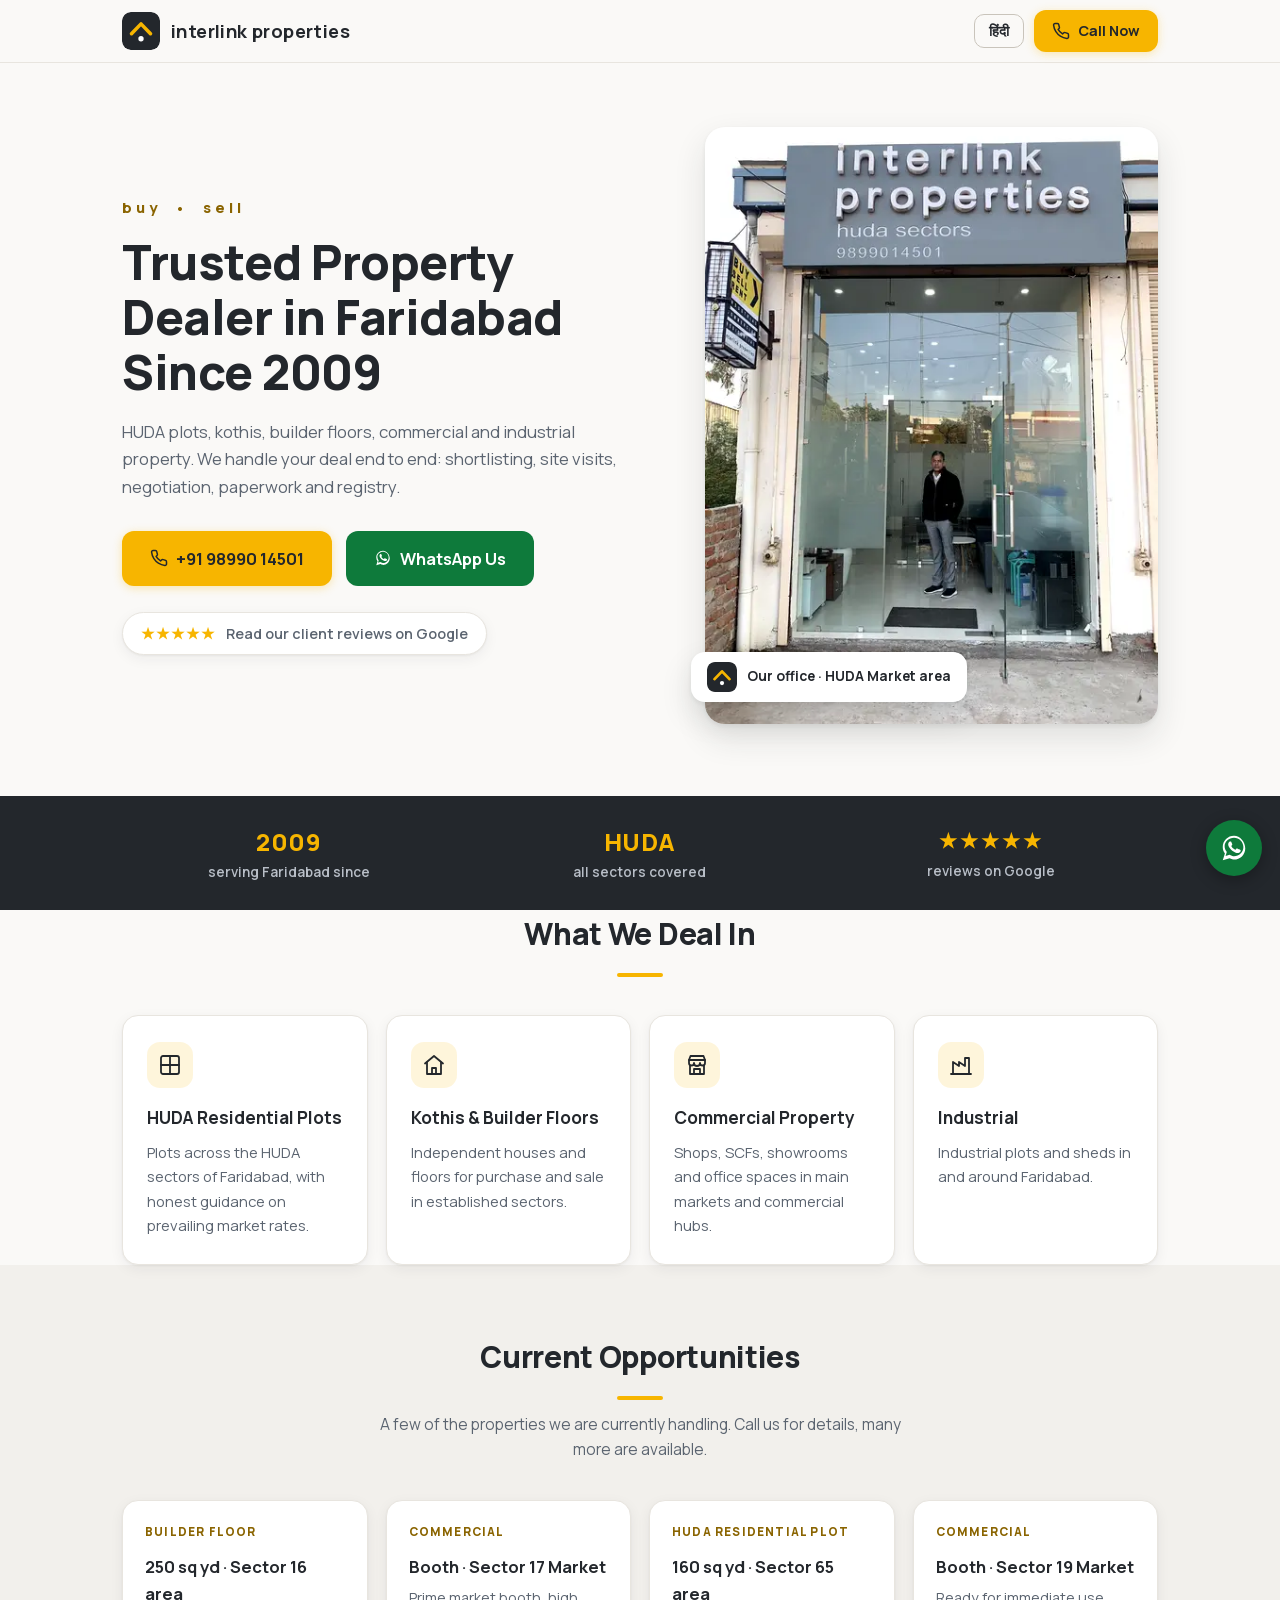
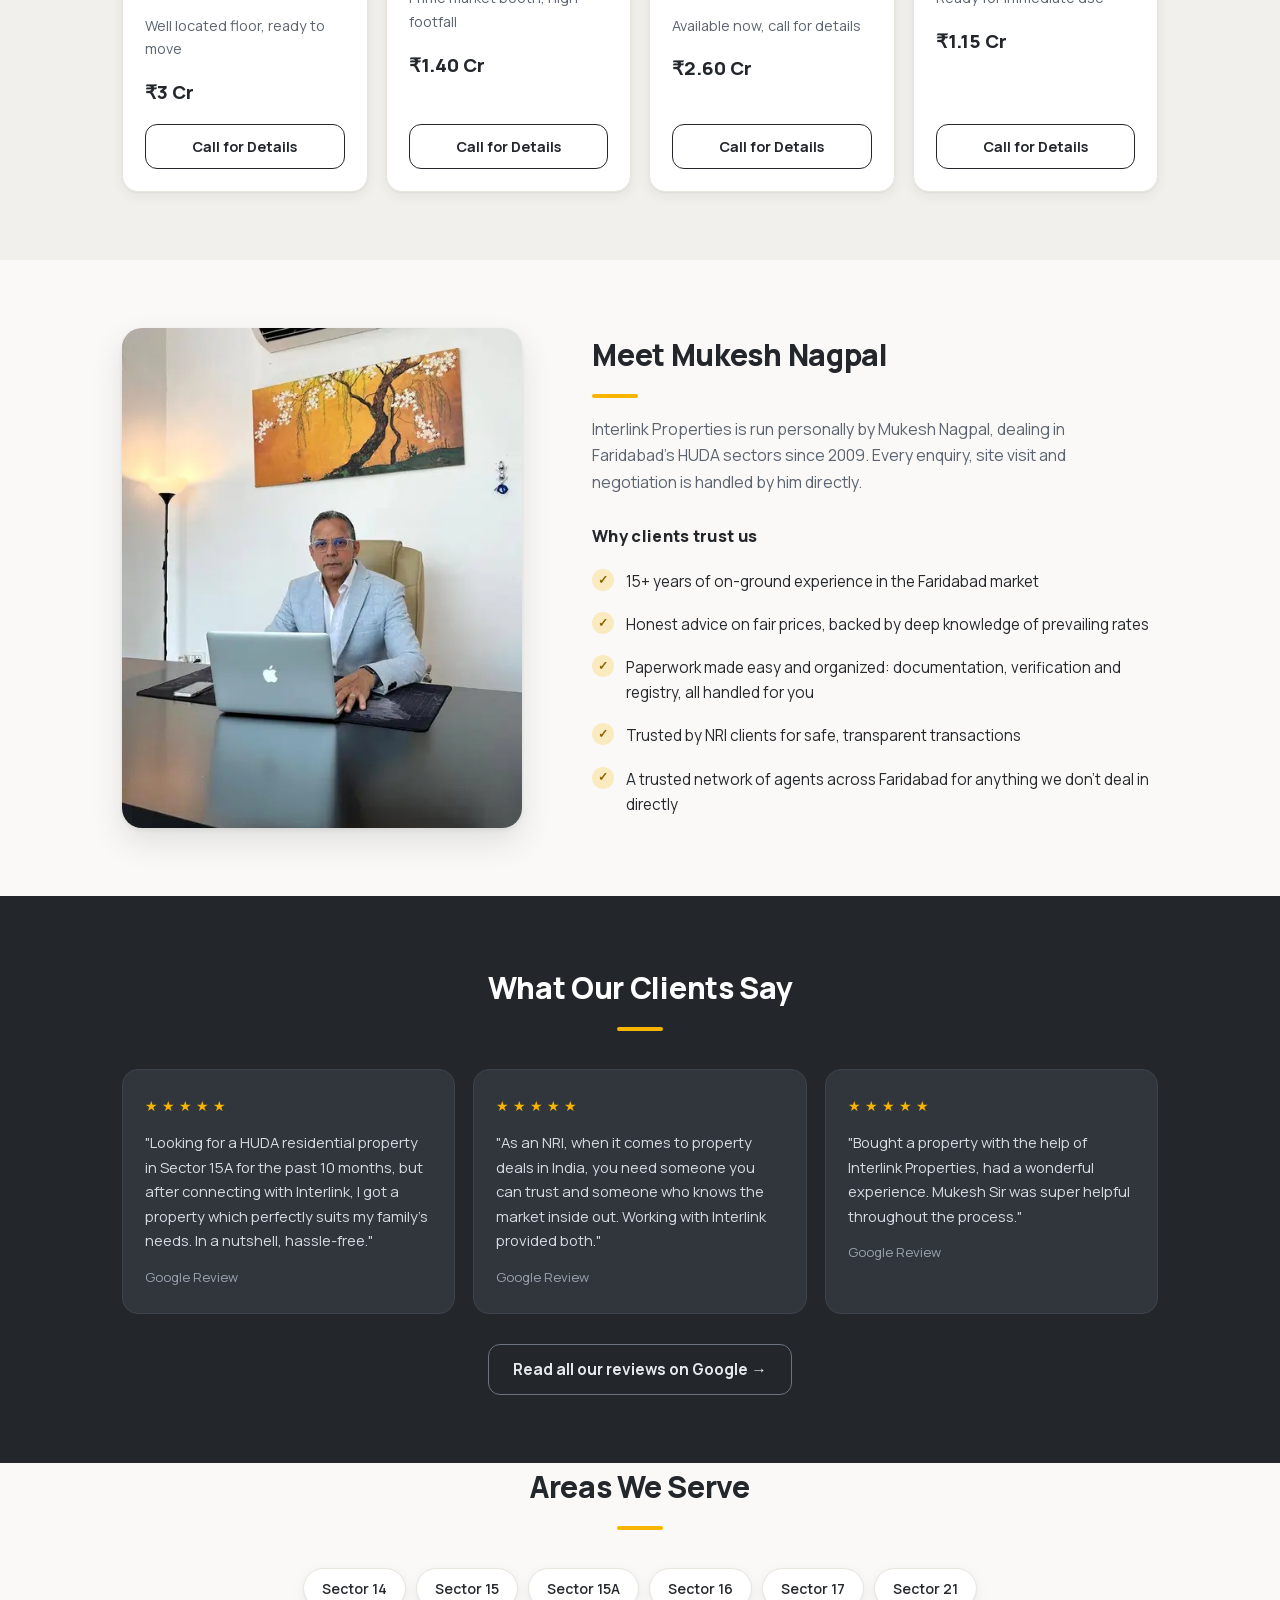
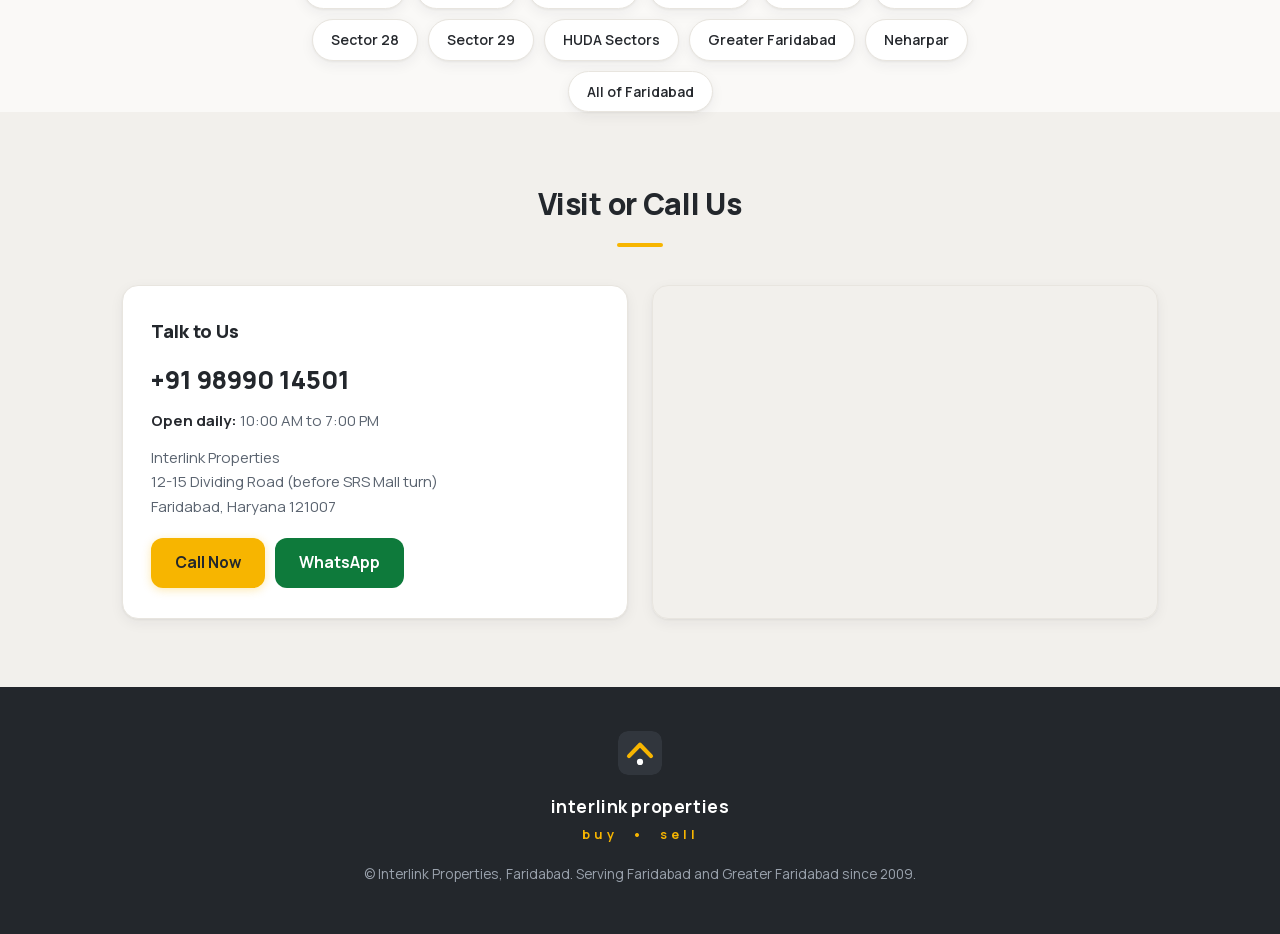
<file: website/index.html>
<!DOCTYPE html>
<html lang="en">
<head>
<meta charset="UTF-8">
<meta name="viewport" content="width=device-width, initial-scale=1.0">
<title>Interlink Properties | Trusted Property Dealer in Faridabad Since 2009</title>
<meta name="description" content="Interlink Properties, 12-15 Dividing Road, Faridabad. HUDA plots, kothis, builder floors, commercial and industrial property. Buying, selling and renting since 2009. Call +91 98990 14501.">
<meta name="theme-color" content="#23272c">
<link rel="canonical" href="https://interlinkproperties.in/">
<!-- Google Tag Manager. Paste the container ID (GTM-XXXXXXX) below once created; no-op while empty. See tracking/SETUP.md. -->
<script>
(function(){var id='GTM-TGTC6VC5';if(!id)return;window.dataLayer=window.dataLayer||[];window.dataLayer.push({'gtm.start':new Date().getTime(),event:'gtm.js'});var f=document.getElementsByTagName('script')[0],j=document.createElement('script');j.async=true;j.src='https://www.googletagmanager.com/gtm.js?id='+id;f.parentNode.insertBefore(j,f);})();
</script>
<!-- End Google Tag Manager -->
<link rel="icon" type="image/png" sizes="64x64" href="assets/favicon-64.png">
<link rel="apple-touch-icon" href="assets/apple-touch-icon.png">
<meta property="og:type" content="website">
<meta property="og:site_name" content="Interlink Properties">
<meta property="og:locale" content="en_IN">
<meta property="og:title" content="Interlink Properties | Trusted Property Dealer in Faridabad Since 2009">
<meta property="og:description" content="HUDA plots, kothis, builder floors, commercial and industrial property in Faridabad. Buying, selling and renting since 2009.">
<meta property="og:url" content="https://interlinkproperties.in/">
<meta property="og:image" content="https://interlinkproperties.in/assets/og-image.jpg">
<meta property="og:image:width" content="1200">
<meta property="og:image:height" content="630">
<meta name="twitter:card" content="summary_large_image">
<link rel="preload" as="font" type="font/woff2" href="assets/fonts/manrope-latin.woff2" crossorigin>
<link rel="stylesheet" href="css/styles.css">
<script type="application/ld+json">
{
  "@context": "https://schema.org",
  "@type": "RealEstateAgent",
  "name": "Interlink Properties",
  "description": "Property dealer in Faridabad since 2009. HUDA plots, kothis, builder floors, commercial and industrial property.",
  "telephone": "+91-9899014501",
  "url": "https://interlinkproperties.in",
  "logo": "https://interlinkproperties.in/assets/apple-touch-icon.png",
  "image": "https://interlinkproperties.in/assets/og-image.jpg",
  "founder": { "@type": "Person", "name": "Mukesh Nagpal", "jobTitle": "Real Estate Agent" },
  "address": {
    "@type": "PostalAddress",
    "streetAddress": "12-15 Dividing Road, Sector 12",
    "addressLocality": "Faridabad",
    "addressRegion": "Haryana",
    "postalCode": "121007",
    "addressCountry": "IN"
  },
  "geo": { "@type": "GeoCoordinates", "latitude": 28.3880749, "longitude": 77.3139845 },
  "openingHours": "Mo-Su 10:00-19:00",
  "areaServed": "Faridabad",
  "foundingDate": "2009",
  "sameAs": [
    "https://www.facebook.com/InterlinkProp/",
    "https://www.google.com/maps/place/Interlink+Properties/@28.3880796,77.3114096,17z/data=!3m1!4b1!4m6!3m5!1s0x390cdc7d4375aaab:0xf8044a146d7694da!8m2!3d28.3880749!4d77.3139845!16s%2Fg%2F11l663hy3c"
  ]
}
</script>
</head>
<body>

<header class="site">
  <div class="wrap">
    <a class="brand" href="#" aria-label="Interlink Properties home">
      <svg class="mark" viewBox="0 0 64 64" width="38" height="38" aria-hidden="true"><rect width="64" height="64" rx="14" fill="#23272c"/><path d="M16 36.5 32 20l16 16.5" stroke="#f7b500" stroke-width="6" fill="none" stroke-linecap="round" stroke-linejoin="round"/><circle cx="32" cy="45" r="4.5" fill="#fff"/></svg>
      <span class="name">interlink properties</span>
    </a>
    <div class="head-actions">
      <button class="lang-toggle" id="langToggle" aria-label="हिंदी में देखें">हिंदी</button>
      <a class="btn btn-yellow" href="tel:+919899014501" aria-label="Call Now: +91 98990 14501"><svg viewBox="0 0 24 24" fill="none" stroke="currentColor" stroke-width="2" stroke-linecap="round" stroke-linejoin="round" aria-hidden="true"><path d="M22 16.92v3a2 2 0 0 1-2.18 2 19.79 19.79 0 0 1-8.63-3.07 19.5 19.5 0 0 1-6-6 19.79 19.79 0 0 1-3.07-8.67A2 2 0 0 1 4.11 2h3a2 2 0 0 1 2 1.72c.13.96.36 1.9.7 2.81a2 2 0 0 1-.45 2.11L8.09 9.91a16 16 0 0 0 6 6l1.27-1.27a2 2 0 0 1 2.11-.45c.91.34 1.85.57 2.81.7A2 2 0 0 1 22 16.92z"/></svg><span data-i18n="callNow">Call Now</span></a>
    </div>
  </div>
</header>

<main>
<section class="hero">
  <div class="wrap hero-grid">
    <div class="hero-copy">
      <p class="eyebrow" data-i18n="tagline">buy&ensp;|&ensp;sell</p>
      <h1 data-i18n="heroTitle">Trusted Property Dealer in Faridabad Since 2009</h1>
      <p class="sub" data-i18n="heroSub">HUDA plots, kothis, builder floors, commercial and industrial property. We handle your deal end to end: shortlisting, site visits, negotiation, paperwork and registry.</p>
      <div class="cta-row">
        <a class="btn btn-yellow btn-lg" href="tel:+919899014501"><svg viewBox="0 0 24 24" fill="none" stroke="currentColor" stroke-width="2" stroke-linecap="round" stroke-linejoin="round" aria-hidden="true"><path d="M22 16.92v3a2 2 0 0 1-2.18 2 19.79 19.79 0 0 1-8.63-3.07 19.5 19.5 0 0 1-6-6 19.79 19.79 0 0 1-3.07-8.67A2 2 0 0 1 4.11 2h3a2 2 0 0 1 2 1.72c.13.96.36 1.9.7 2.81a2 2 0 0 1-.45 2.11L8.09 9.91a16 16 0 0 0 6 6l1.27-1.27a2 2 0 0 1 2.11-.45c.91.34 1.85.57 2.81.7A2 2 0 0 1 22 16.92z"/></svg><span>+91 98990 14501</span></a>
        <a class="btn btn-wa btn-lg" href="https://wa.me/919899014501?text=Hi%2C%20I%20am%20interested%20in%20a%20property%20in%20Faridabad."><svg viewBox="0 0 32 32" fill="currentColor" aria-hidden="true"><path d="M16 3C9.4 3 4 8.3 4 14.9c0 2.6.8 5 2.3 7L4 29l7.3-2.2c1.9 1 3.9 1.5 4.7 1.5 6.6 0 12-5.3 12-11.9S22.6 3 16 3zm0 21.8c-.7 0-2.5-.4-4.2-1.4l-.5-.3-4.3 1.3 1.3-4.1-.3-.5c-1.3-1.7-2-3.8-2-5.9C6 9.4 10.5 5 16 5s10 4.4 10 9.9-4.5 9.9-10 9.9zm5.5-7.4c-.3-.2-1.8-.9-2-1-.3-.1-.5-.2-.7.2-.2.3-.8 1-.9 1.1-.2.2-.3.2-.6.1-.3-.2-1.3-.5-2.4-1.5-.9-.8-1.5-1.8-1.7-2.1-.2-.3 0-.5.1-.6l.5-.6c.2-.2.2-.3.3-.5.1-.2 0-.4 0-.6-.1-.2-.7-1.7-1-2.3-.2-.6-.5-.5-.7-.5h-.6c-.2 0-.6.1-.9.4-.3.3-1.1 1.1-1.1 2.7s1.2 3.1 1.3 3.3c.2.2 2.3 3.6 5.7 5 .8.3 1.4.6 1.9.7.8.3 1.5.2 2.1.1.6-.1 1.8-.8 2.1-1.5.3-.7.3-1.3.2-1.5-.1-.1-.3-.2-.6-.4z"/></svg><span data-i18n="waBtn">WhatsApp Us</span></a>
      </div>
      <a class="rating-chip" href="https://www.google.com/maps/place/Interlink+Properties/@28.3880796,77.3114096,17z/data=!3m1!4b1!4m6!3m5!1s0x390cdc7d4375aaab:0xf8044a146d7694da!8m2!3d28.3880749!4d77.3139845!16s%2Fg%2F11l663hy3c">
        <span class="stars" aria-hidden="true">★★★★★</span>
        <span data-i18n="revChip">Read our client reviews on Google</span>
      </a>
    </div>
    <div class="hero-photo">
      <picture>
        <source type="image/webp" srcset="assets/img/shopfront-480.webp 480w, assets/img/shopfront-800.webp 800w, assets/img/shopfront-1200.webp 1200w" sizes="(max-width: 860px) 92vw, 460px">
        <img src="assets/img/shopfront-800.jpg" srcset="assets/img/shopfront-480.jpg 480w, assets/img/shopfront-800.jpg 800w, assets/img/shopfront-1200.jpg 1200w" sizes="(max-width: 860px) 92vw, 460px" width="800" height="1056" fetchpriority="high" alt="Interlink Properties office on 12-15 Dividing Road, Faridabad">
      </picture>
      <div class="hero-badge">
        <svg viewBox="0 0 64 64" width="30" height="30" aria-hidden="true"><rect width="64" height="64" rx="14" fill="#23272c"/><path d="M16 36.5 32 20l16 16.5" stroke="#f7b500" stroke-width="6" fill="none" stroke-linecap="round" stroke-linejoin="round"/><circle cx="32" cy="45" r="4.5" fill="#fff"/></svg>
        <span data-i18n="heroBadge">Our office · HUDA Market area</span>
      </div>
    </div>
  </div>
</section>

<section class="stats" aria-label="Highlights">
  <div class="wrap stats-grid">
    <div class="stat"><div class="v">2009</div><div class="l" data-i18n="statSince">serving Faridabad since</div></div>
    <div class="stat"><div class="v">HUDA</div><div class="l" data-i18n="statSectors">all sectors covered</div></div>
    <div class="stat"><div class="v stars">★★★★★</div><div class="l" data-i18n="statRev">reviews on Google</div></div>
  </div>
</section>

<section class="wrap" id="services">
  <div class="sec-head">
    <h2 data-i18n="svcTitle">What We Deal In</h2>
    <div class="rule"></div>
  </div>
  <div class="grid">
    <div class="card">
      <div class="ico"><svg viewBox="0 0 24 24" fill="none" stroke-width="1.8" stroke-linecap="round" stroke-linejoin="round" aria-hidden="true"><rect x="3" y="3" width="18" height="18" rx="2"/><path d="M3 12h18M12 3v18"/></svg></div>
      <h3 data-i18n="svc1">HUDA Residential Plots</h3><p data-i18n="svc1p">Plots across the HUDA sectors of Faridabad, with honest guidance on prevailing market rates.</p>
    </div>
    <div class="card">
      <div class="ico"><svg viewBox="0 0 24 24" fill="none" stroke-width="1.8" stroke-linecap="round" stroke-linejoin="round" aria-hidden="true"><path d="M3 10.5 12 3l9 7.5"/><path d="M5 9.5V21h14V9.5"/><path d="M10 21v-6h4v6"/></svg></div>
      <h3 data-i18n="svc2">Kothis &amp; Builder Floors</h3><p data-i18n="svc2p">Independent houses and floors for purchase and sale in established sectors.</p>
    </div>
    <div class="card">
      <div class="ico"><svg viewBox="0 0 24 24" fill="none" stroke-width="1.8" stroke-linecap="round" stroke-linejoin="round" aria-hidden="true"><path d="M4 7 5.5 3h13L20 7"/><path d="M4 7h16v3a2.5 2.5 0 0 1-5 0 2.5 2.5 0 0 1-6 0 2.5 2.5 0 0 1-5 0z"/><path d="M5 12.5V21h14v-8.5"/><path d="M9 21v-5h6v5"/></svg></div>
      <h3 data-i18n="svc3">Commercial Property</h3><p data-i18n="svc3p">Shops, SCFs, showrooms and office spaces in main markets and commercial hubs.</p>
    </div>
    <div class="card">
      <div class="ico"><svg viewBox="0 0 24 24" fill="none" stroke-width="1.8" stroke-linecap="round" stroke-linejoin="round" aria-hidden="true"><path d="M2 21h20"/><path d="M4 21V9l6 4V9l6 4V5h4v16"/></svg></div>
      <h3 data-i18n="svc4">Industrial</h3><p data-i18n="svc4p">Industrial plots and sheds in and around Faridabad.</p>
    </div>
  </div>
</section>

<section class="listings" id="listings">
  <div class="wrap">
    <div class="sec-head">
      <h2 data-i18n="listTitle">Current Opportunities</h2>
      <div class="rule"></div>
      <p class="sub" data-i18n="listSub">A few of the properties we are currently handling. Call us for details, many more are available.</p>
    </div>
    <div class="grid" id="listingGrid">
      <noscript><p class="muted-center">Call +91 98990 14501 for our current properties.</p></noscript>
    </div>
  </div>
</section>

<section class="about" id="about">
  <div class="wrap about-grid">
    <div class="about-photo">
      <picture>
        <source type="image/webp" srcset="assets/img/mukesh-480.webp 480w, assets/img/mukesh-800.webp 800w" sizes="(max-width: 860px) 92vw, 400px">
        <img src="assets/img/mukesh-800.jpg" srcset="assets/img/mukesh-480.jpg 480w, assets/img/mukesh-800.jpg 800w" sizes="(max-width: 860px) 92vw, 400px" width="800" height="1000" loading="lazy" alt="Mukesh Nagpal at his desk in the Interlink Properties office">
      </picture>
    </div>
    <div class="about-copy">
      <h2 data-i18n="aboutTitle">Meet Mukesh Nagpal</h2>
      <div class="rule"></div>
      <p data-i18n="aboutP">Interlink Properties is run personally by Mukesh Nagpal, dealing in Faridabad's HUDA sectors since 2009. Every enquiry, site visit and negotiation is handled by him directly.</p>
      <h3 class="why-title" data-i18n="whyTitle">Why clients trust us</h3>
      <ul class="why-list">
        <li data-i18n="why1">15+ years of on-ground experience in the Faridabad market</li>
        <li data-i18n="why2">Honest advice on fair prices, backed by deep knowledge of prevailing rates</li>
        <li data-i18n="why3">Paperwork made easy and organized: documentation, verification and registry, all handled for you</li>
        <li data-i18n="why4">Trusted by NRI clients for safe, transparent transactions</li>
        <li data-i18n="why5">A trusted network of agents across Faridabad for anything we don't deal in directly</li>
      </ul>
    </div>
  </div>
</section>

<section class="reviews" id="reviews">
  <div class="wrap">
    <div class="sec-head">
      <h2 data-i18n="revTitle">What Our Clients Say</h2>
      <div class="rule"></div>
    </div>
    <div class="review-grid">
      <div class="review">
        <div class="stars" aria-hidden="true">★★★★★</div>
        <p>"Looking for a HUDA residential property in Sector 15A for the past 10 months, but after connecting with Interlink, I got a property which perfectly suits my family's needs. In a nutshell, hassle-free."</p>
        <footer data-i18n="revSrc">Google Review</footer>
      </div>
      <div class="review">
        <div class="stars" aria-hidden="true">★★★★★</div>
        <p>"As an NRI, when it comes to property deals in India, you need someone you can trust and someone who knows the market inside out. Working with Interlink provided both."</p>
        <footer data-i18n="revSrc2">Google Review</footer>
      </div>
      <div class="review">
        <div class="stars" aria-hidden="true">★★★★★</div>
        <p>"Bought a property with the help of Interlink Properties, had a wonderful experience. Mukesh Sir was super helpful throughout the process."</p>
        <footer data-i18n="revSrc3">Google Review</footer>
      </div>
    </div>
    <div class="center">
      <a class="btn btn-line" href="https://www.google.com/maps/place/Interlink+Properties/@28.3880796,77.3114096,17z/data=!3m1!4b1!4m6!3m5!1s0x390cdc7d4375aaab:0xf8044a146d7694da!8m2!3d28.3880749!4d77.3139845!16s%2Fg%2F11l663hy3c" data-i18n="revAll">Read all our reviews on Google →</a>
    </div>
  </div>
</section>

<section class="wrap" id="areas">
  <div class="sec-head">
    <h2 data-i18n="areaTitle">Areas We Serve</h2>
    <div class="rule"></div>
  </div>
  <div class="area-chips">
    <span data-i18n="areaS14">Sector 14</span><span data-i18n="areaS15">Sector 15</span><span data-i18n="areaS15A">Sector 15A</span><span data-i18n="areaS16">Sector 16</span>
    <span data-i18n="areaS17">Sector 17</span><span data-i18n="areaS21">Sector 21</span><span data-i18n="areaS28">Sector 28</span><span data-i18n="areaS29">Sector 29</span>
    <span data-i18n="areaHuda">HUDA Sectors</span><span data-i18n="areaGF">Greater Faridabad</span><span data-i18n="areaNeharpar">Neharpar</span><span data-i18n="areaAll">All of Faridabad</span>
  </div>
</section>

<section class="contact" id="contact">
  <div class="wrap">
    <div class="sec-head">
      <h2 data-i18n="conTitle">Visit or Call Us</h2>
      <div class="rule"></div>
    </div>
    <div class="contact-grid">
      <div class="contact-card">
        <h3 data-i18n="conTalk">Talk to Us</h3>
        <a class="phone-big" href="tel:+919899014501">+91 98990 14501</a>
        <div class="hours"><strong data-i18n="conHoursLbl">Open daily:</strong> <span data-i18n="conHours">10:00 AM to 7:00 PM</span></div>
        <address>
          Interlink Properties<br>
          <span data-i18n="conAddr1">12-15 Dividing Road (before SRS Mall turn)</span><br>
          Faridabad, Haryana 121007
        </address>
        <div class="contact-actions">
          <a class="btn btn-yellow" href="tel:+919899014501" data-i18n="callNow2">Call Now</a>
          <a class="btn btn-wa" href="https://wa.me/919899014501?text=Hi%2C%20I%20am%20interested%20in%20a%20property%20in%20Faridabad." data-i18n="waBtn2">WhatsApp</a>
        </div>
      </div>
      <div class="map-frame">
        <iframe title="Interlink Properties on Google Maps" loading="lazy" referrerpolicy="no-referrer-when-downgrade"
          src="https://maps.google.com/maps?q=Interlink%20Properties%20Sector%2015%20Faridabad&z=16&output=embed"></iframe>
      </div>
    </div>
  </div>
</section>
</main>

<footer class="site-foot">
  <div class="wrap">
    <svg viewBox="0 0 64 64" width="44" height="44" aria-hidden="true"><rect width="64" height="64" rx="14" fill="#31363d"/><path d="M16 36.5 32 20l16 16.5" stroke="#f7b500" stroke-width="6" fill="none" stroke-linecap="round" stroke-linejoin="round"/><circle cx="32" cy="45" r="4.5" fill="#fff"/></svg>
    <div class="f-brand">interlink properties</div>
    <div class="f-tag" data-i18n="taglineFoot">buy&ensp;|&ensp;sell</div>
    <div data-i18n="footLine">© Interlink Properties, Faridabad. Serving Faridabad and Greater Faridabad since 2009.</div>
  </div>
</footer>

<a class="wa-float" aria-label="Chat on WhatsApp" href="https://wa.me/919899014501?text=Hi%2C%20I%20am%20interested%20in%20a%20property%20in%20Faridabad.">
  <svg viewBox="0 0 32 32" aria-hidden="true"><path d="M16 3C9.4 3 4 8.3 4 14.9c0 2.6.8 5 2.3 7L4 29l7.3-2.2c1.9 1 3.9 1.5 4.7 1.5 6.6 0 12-5.3 12-11.9S22.6 3 16 3zm0 21.8c-.7 0-2.5-.4-4.2-1.4l-.5-.3-4.3 1.3 1.3-4.1-.3-.5c-1.3-1.7-2-3.8-2-5.9C6 9.4 10.5 5 16 5s10 4.4 10 9.9-4.5 9.9-10 9.9zm5.5-7.4c-.3-.2-1.8-.9-2-1-.3-.1-.5-.2-.7.2-.2.3-.8 1-.9 1.1-.2.2-.3.2-.6.1-.3-.2-1.3-.5-2.4-1.5-.9-.8-1.5-1.8-1.7-2.1-.2-.3 0-.5.1-.6l.5-.6c.2-.2.2-.3.3-.5.1-.2 0-.4 0-.6-.1-.2-.7-1.7-1-2.3-.2-.6-.5-.5-.7-.5h-.6c-.2 0-.6.1-.9.4-.3.3-1.1 1.1-1.1 2.7s1.2 3.1 1.3 3.3c.2.2 2.3 3.6 5.7 5 .8.3 1.4.6 1.9.7.8.3 1.5.2 2.1.1.6-.1 1.8-.8 2.1-1.5.3-.7.3-1.3.2-1.5-.1-.1-.3-.2-.6-.4z"/></svg>
</a>

<div class="sticky-bar">
  <a class="call" href="tel:+919899014501"><svg viewBox="0 0 24 24" fill="none" stroke="currentColor" stroke-width="2" stroke-linecap="round" stroke-linejoin="round" aria-hidden="true"><path d="M22 16.92v3a2 2 0 0 1-2.18 2 19.79 19.79 0 0 1-8.63-3.07 19.5 19.5 0 0 1-6-6 19.79 19.79 0 0 1-3.07-8.67A2 2 0 0 1 4.11 2h3a2 2 0 0 1 2 1.72c.13.96.36 1.9.7 2.81a2 2 0 0 1-.45 2.11L8.09 9.91a16 16 0 0 0 6 6l1.27-1.27a2 2 0 0 1 2.11-.45c.91.34 1.85.57 2.81.7A2 2 0 0 1 22 16.92z"/></svg><span data-i18n="stickyCall">Call Now</span></a>
  <a class="wa" href="https://wa.me/919899014501?text=Hi%2C%20I%20am%20interested%20in%20a%20property%20in%20Faridabad."><svg viewBox="0 0 32 32" fill="currentColor" aria-hidden="true"><path d="M16 3C9.4 3 4 8.3 4 14.9c0 2.6.8 5 2.3 7L4 29l7.3-2.2c1.9 1 3.9 1.5 4.7 1.5 6.6 0 12-5.3 12-11.9S22.6 3 16 3z"/></svg><span data-i18n="stickyWa">WhatsApp</span></a>
</div>

<script src="js/data.js"></script>
<script src="js/main.js"></script>

</body>
</html>
</file>
<file: website/css/styles.css>
/* Interlink Properties — brand from the physical shop sign:
   charcoal board, white lowercase type, yellow BUY|SELL|RENT accent. */

@font-face {
  font-family: 'Manrope';
  font-style: normal;
  font-weight: 400 800;
  font-display: swap;
  src: url('../assets/fonts/manrope-latin.woff2') format('woff2');
  unicode-range: U+0000-00FF, U+0131, U+0152-0153, U+02BB-02BC, U+02C6, U+02DA, U+02DC, U+0304, U+0308, U+0329, U+2000-206F, U+20AC, U+2122, U+2191, U+2193, U+2212, U+2215, U+FEFF, U+FFFD;
}

:root {
  --ink: #23272c;
  --ink-soft: #31363d;
  --bg: #faf9f7;
  --bg-alt: #f2f0ec;
  --card: #ffffff;
  --yellow: #f7b500;
  --yellow-hover: #ffc61a;
  --yellow-ink: #8a6400;
  --text: #26292e;
  --muted: #5b6470;
  --line: #e8e5df;
  --wa: #0e7a3b;
  --wa-hover: #0c6a33;
  --shadow-sm: 0 1px 2px rgba(35,39,44,.05), 0 4px 14px rgba(35,39,44,.06);
  --shadow-md: 0 2px 4px rgba(35,39,44,.07), 0 14px 32px rgba(35,39,44,.12);
  --radius: 16px;
  --font: 'Manrope', -apple-system, BlinkMacSystemFont, "Segoe UI", Roboto, "Noto Sans", "Noto Sans Devanagari", sans-serif;
}

* { margin: 0; padding: 0; box-sizing: border-box; }
html { scroll-behavior: smooth; }
body { font-family: var(--font); color: var(--text); background: var(--bg); line-height: 1.65; }
.wrap { max-width: 1080px; margin: 0 auto; padding: 0 22px; }
:focus-visible { outline: 3px solid var(--yellow); outline-offset: 2px; border-radius: 4px; }
.muted-center { text-align: center; color: var(--muted); }
.center { text-align: center; margin-top: 30px; }

/* Buttons */
.btn { display: inline-flex; align-items: center; justify-content: center; gap: 8px; text-decoration: none; font-weight: 700; font-size: 0.97rem; border-radius: 12px; padding: 12px 24px; transition: transform .18s ease, box-shadow .18s ease, background-color .18s ease, color .18s ease; }
.btn:hover { transform: translateY(-1px); }
.btn svg { width: 18px; height: 18px; flex: none; }
.btn-lg { font-size: 1.04rem; padding: 14px 28px; }
.btn-yellow { background: var(--yellow); color: var(--ink); box-shadow: 0 2px 10px rgba(247,181,0,.3); }
.btn-yellow:hover { background: var(--yellow-hover); box-shadow: 0 4px 16px rgba(247,181,0,.45); }
.btn-wa { background: var(--wa); color: #fff; }
.btn-wa:hover { background: var(--wa-hover); }
.btn-line { border: 1.5px solid var(--ink); color: var(--ink); background: transparent; }
.btn-line:hover { background: var(--ink); color: #fff; }

/* Header */
header.site { position: sticky; top: 0; z-index: 40; background: rgba(250,249,247,.92); backdrop-filter: saturate(150%) blur(12px); -webkit-backdrop-filter: saturate(150%) blur(12px); border-bottom: 1px solid var(--line); padding: 10px 0; }
header.site .wrap { display: flex; justify-content: space-between; align-items: center; gap: 10px; }
.brand { display: flex; align-items: center; gap: 11px; text-decoration: none; }
.brand .mark { display: block; border-radius: 9px; }
.brand .name { color: var(--ink); font-size: 1.16rem; font-weight: 700; letter-spacing: 0.4px; white-space: nowrap; }
.head-actions { display: flex; align-items: center; gap: 10px; }
.lang-toggle { font-family: var(--font); background: transparent; border: 1.5px solid #c9c4bb; color: var(--ink); border-radius: 10px; padding: 7px 14px; font-size: 0.85rem; font-weight: 700; cursor: pointer; transition: border-color .18s ease, background-color .18s ease; }
.lang-toggle:hover { border-color: var(--yellow); background: rgba(247,181,0,.1); }
header.site .btn { padding: 9px 18px; font-size: 0.9rem; }
@media (max-width: 480px) {
  .brand .name { font-size: 1rem; letter-spacing: 0.2px; }
  header.site .btn span { display: none; }
  header.site .btn { padding: 9px 12px; }
}

/* Hero */
.hero { padding: 64px 0 72px; }
.hero-grid { display: grid; grid-template-columns: 1.08fr 0.92fr; gap: 52px; align-items: center; }
@media (max-width: 860px) { .hero-grid { grid-template-columns: 1fr; gap: 36px; } .hero { padding: 44px 0 56px; } }
.eyebrow { color: var(--yellow-ink); font-weight: 800; letter-spacing: 4px; font-size: 0.92rem; margin-bottom: 16px; }
.hero h1 { font-size: clamp(2rem, 4.8vw, 3rem); line-height: 1.14; font-weight: 800; color: var(--ink); letter-spacing: -0.5px; margin-bottom: 18px; }
.hero .sub { color: var(--muted); font-size: 1.05rem; max-width: 520px; margin-bottom: 30px; }
.cta-row { display: flex; gap: 14px; flex-wrap: wrap; }
.rating-chip { display: inline-flex; align-items: center; gap: 10px; margin-top: 26px; text-decoration: none; color: var(--muted); font-weight: 600; font-size: 0.9rem; border: 1px solid var(--line); background: var(--card); border-radius: 999px; padding: 8px 18px; box-shadow: var(--shadow-sm); transition: border-color .18s ease; }
.rating-chip:hover { border-color: var(--yellow); }
.rating-chip .stars { color: var(--yellow); letter-spacing: 2px; font-size: 0.95rem; }

.hero-photo { position: relative; max-width: 460px; justify-self: end; }
@media (max-width: 860px) { .hero-photo { justify-self: center; } }
.hero-photo img { display: block; width: 100%; height: auto; border-radius: 20px; box-shadow: var(--shadow-md); }
.hero-badge { position: absolute; left: -14px; bottom: 22px; display: flex; align-items: center; gap: 10px; background: var(--card); border-radius: 14px; padding: 10px 16px; font-weight: 700; font-size: 0.86rem; color: var(--ink); box-shadow: var(--shadow-md); }
@media (max-width: 860px) { .hero-badge { left: 10px; } }
.hero-badge svg { border-radius: 8px; }

/* Stats band */
.stats { background: var(--ink); color: #fff; padding: 26px 0; }
.stats-grid { display: grid; grid-template-columns: repeat(3, 1fr); gap: 18px; text-align: center; }
@media (max-width: 720px) { .stats-grid { grid-template-columns: repeat(1, 1fr); row-gap: 22px; } }
.stat .v { font-weight: 800; font-size: 1.5rem; color: var(--yellow); letter-spacing: 0.5px; }
.stat .v.stars { letter-spacing: 3px; font-size: 1.25rem; line-height: 1.9; }
.stat .l { color: #b8bec7; font-size: 0.85rem; font-weight: 600; }

/* Sections */
section { padding: 68px 0; }
.stats { padding: 26px 0; }
.sec-head { text-align: center; margin-bottom: 38px; }
.sec-head h2, .about-copy h2 { font-size: 1.85rem; font-weight: 800; color: var(--ink); letter-spacing: -0.3px; }
.rule { width: 46px; height: 4px; border-radius: 2px; background: var(--yellow); margin: 14px auto 0; }
.sec-head p.sub { color: var(--muted); margin-top: 12px; font-size: 0.96rem; max-width: 560px; margin-left: auto; margin-right: auto; }

.grid { display: grid; grid-template-columns: repeat(auto-fit, minmax(230px, 1fr)); gap: 18px; }
.card { background: var(--card); border: 1px solid var(--line); border-radius: var(--radius); padding: 26px 24px; box-shadow: var(--shadow-sm); transition: transform .2s ease, box-shadow .2s ease; }
.card:hover { transform: translateY(-4px); box-shadow: var(--shadow-md); }
.card .ico { width: 46px; height: 46px; border-radius: 13px; background: rgba(247,181,0,.14); display: flex; align-items: center; justify-content: center; margin-bottom: 16px; }
.card .ico svg { width: 24px; height: 24px; stroke: var(--ink); }
.card h3 { font-size: 1.07rem; font-weight: 700; margin-bottom: 8px; color: var(--ink); }
.card p { font-size: 0.93rem; color: var(--muted); }

/* Listings */
.listings { background: var(--bg-alt); }
.listing-card { background: var(--card); border: 1px solid var(--line); border-radius: var(--radius); padding: 22px; display: flex; flex-direction: column; box-shadow: var(--shadow-sm); transition: transform .2s ease, box-shadow .2s ease; }
.listing-card:hover { transform: translateY(-4px); box-shadow: var(--shadow-md); }
.listing-card .tag { font-size: 0.73rem; font-weight: 800; letter-spacing: 1.2px; text-transform: uppercase; color: var(--yellow-ink); margin-bottom: 10px; }
.listing-card h3 { font-size: 1.04rem; font-weight: 700; color: var(--ink); margin-bottom: 6px; }
.listing-card .meta { font-size: 0.9rem; color: var(--muted); margin-bottom: 4px; }
.listing-card .price { font-size: 1.16rem; font-weight: 800; color: var(--ink); margin: 12px 0 16px; }
.listing-card .btn { margin-top: auto; font-size: 0.9rem; padding: 10px 16px; }

/* About */
.about { background: var(--bg); }
.about-grid { display: grid; grid-template-columns: 0.85fr 1.15fr; gap: 52px; align-items: center; }
@media (max-width: 860px) { .about-grid { grid-template-columns: 1fr; gap: 32px; } }
.about-photo { max-width: 400px; }
@media (max-width: 860px) { .about-photo { margin: 0 auto; } }
.about-photo img { display: block; width: 100%; height: auto; border-radius: 20px; box-shadow: var(--shadow-md); }
.about-copy .rule { margin-left: 0; }
.about-copy p { color: var(--muted); font-size: 1rem; margin-top: 18px; max-width: 520px; }
.why-title { margin-top: 28px; font-size: 1.02rem; font-weight: 800; color: var(--ink); letter-spacing: 0.3px; }
.why-list { list-style: none; margin-top: 10px; }
.why-list li { padding: 9px 0 9px 34px; position: relative; font-size: 0.95rem; color: var(--text); }
.why-list li::before { content: "✓"; position: absolute; left: 0; top: 9px; width: 22px; height: 22px; border-radius: 50%; background: rgba(247,181,0,.22); color: var(--yellow-ink); font-weight: 800; font-size: 0.78rem; display: flex; align-items: center; justify-content: center; }

/* Reviews */
.reviews { background: var(--ink); color: #fff; }
.reviews .sec-head h2 { color: #fff; }
.review-grid { display: grid; grid-template-columns: repeat(auto-fit, minmax(260px, 1fr)); gap: 18px; }
.review { background: var(--ink-soft); border: 1px solid #3d434c; border-radius: var(--radius); padding: 24px 22px; font-size: 0.93rem; color: #d5dae1; }
.review .stars { color: var(--yellow); letter-spacing: 4px; margin-bottom: 12px; font-size: 0.9rem; }
.review footer { margin-top: 14px; color: #9aa2ad; font-size: 0.83rem; }
.reviews .btn-line { border-color: #6b7280; color: #e5e9ee; }
.reviews .btn-line:hover { background: var(--yellow); border-color: var(--yellow); color: var(--ink); }

/* Areas */
.area-chips { display: flex; flex-wrap: wrap; gap: 10px; justify-content: center; max-width: 740px; margin: 0 auto; }
.area-chips span { background: var(--card); border: 1px solid var(--line); border-radius: 999px; padding: 8px 18px; font-size: 0.88rem; font-weight: 600; color: var(--text); box-shadow: var(--shadow-sm); transition: border-color .18s ease; }
.area-chips span:hover { border-color: var(--yellow); }

/* Contact */
.contact { background: var(--bg-alt); }
.contact-grid { display: grid; grid-template-columns: 1fr 1fr; gap: 24px; align-items: stretch; }
@media (max-width: 720px) { .contact-grid { grid-template-columns: 1fr; } }
.contact-card { background: var(--card); border: 1px solid var(--line); border-radius: var(--radius); padding: 30px 28px; box-shadow: var(--shadow-sm); }
.contact-card h3 { color: var(--ink); margin-bottom: 14px; font-size: 1.15rem; font-weight: 800; }
.phone-big { font-size: 1.55rem; font-weight: 800; color: var(--ink); text-decoration: none; display: inline-block; margin-bottom: 8px; }
.contact-card address { font-style: normal; color: var(--muted); font-size: 0.94rem; margin: 12px 0 18px; }
.hours { color: var(--muted); font-size: 0.94rem; margin-bottom: 6px; }
.hours strong { color: var(--text); }
.contact-actions { display: flex; gap: 10px; flex-wrap: wrap; }
.map-frame { border: 1px solid var(--line); border-radius: var(--radius); overflow: hidden; box-shadow: var(--shadow-sm); min-height: 320px; }
.map-frame iframe { display: block; width: 100%; height: 100%; min-height: 320px; border: 0; }

/* Footer */
footer.site-foot { background: var(--ink); color: #9aa2ad; text-align: center; padding: 44px 0 48px; font-size: 0.86rem; }
footer.site-foot svg { border-radius: 10px; margin-bottom: 12px; }
footer.site-foot .f-brand { color: #fff; font-size: 1.08rem; font-weight: 700; letter-spacing: 0.6px; margin-bottom: 2px; }
footer.site-foot .f-tag { color: var(--yellow); letter-spacing: 4px; font-size: 0.8rem; font-weight: 700; margin-bottom: 18px; }

/* Floating WhatsApp */
.wa-float { position: fixed; right: 18px; bottom: 88px; z-index: 50; width: 56px; height: 56px; border-radius: 50%; background: var(--wa); display: flex; align-items: center; justify-content: center; box-shadow: 0 4px 16px rgba(0,0,0,.3); transition: transform .18s ease; }
.wa-float:hover { transform: scale(1.07); }
.wa-float svg { width: 30px; height: 30px; fill: #fff; }
@media (min-width: 721px) { .wa-float { bottom: 24px; } }

/* Mobile sticky call bar */
.sticky-bar { position: fixed; left: 0; right: 0; bottom: 0; z-index: 45; display: none; box-shadow: 0 -2px 12px rgba(35,39,44,.2); }
@media (max-width: 720px) {
  .sticky-bar { display: flex; }
  body { padding-bottom: calc(58px + env(safe-area-inset-bottom)); }
}
.sticky-bar a { flex: 1; display: flex; align-items: center; justify-content: center; gap: 8px; padding: 15px 0 calc(15px + env(safe-area-inset-bottom)); font-weight: 800; text-decoration: none; color: #fff; font-size: 0.98rem; }
.sticky-bar a svg { width: 18px; height: 18px; flex: none; }
.sticky-bar .call { background: var(--ink); }
.sticky-bar .call span { color: var(--yellow); }
.sticky-bar .call svg { stroke: var(--yellow); }
.sticky-bar .wa { background: var(--wa); }

/* Devanagari: letter-spacing breaks conjuncts and matras, keep it off in Hindi */
html[lang="hi"] .eyebrow, html[lang="hi"] footer.site-foot .f-tag { letter-spacing: normal; }

/* Scroll reveal (class added via JS only, so content is always visible without JS) */
.js-reveal { opacity: 0; transform: translateY(16px); transition: opacity .55s ease, transform .55s ease; }
.js-reveal.in { opacity: 1; transform: none; }
@media (prefers-reduced-motion: reduce) {
  html { scroll-behavior: auto; }
  .js-reveal { opacity: 1; transform: none; transition: none; }
  .btn, .card, .listing-card { transition: none; }
}
</file>
